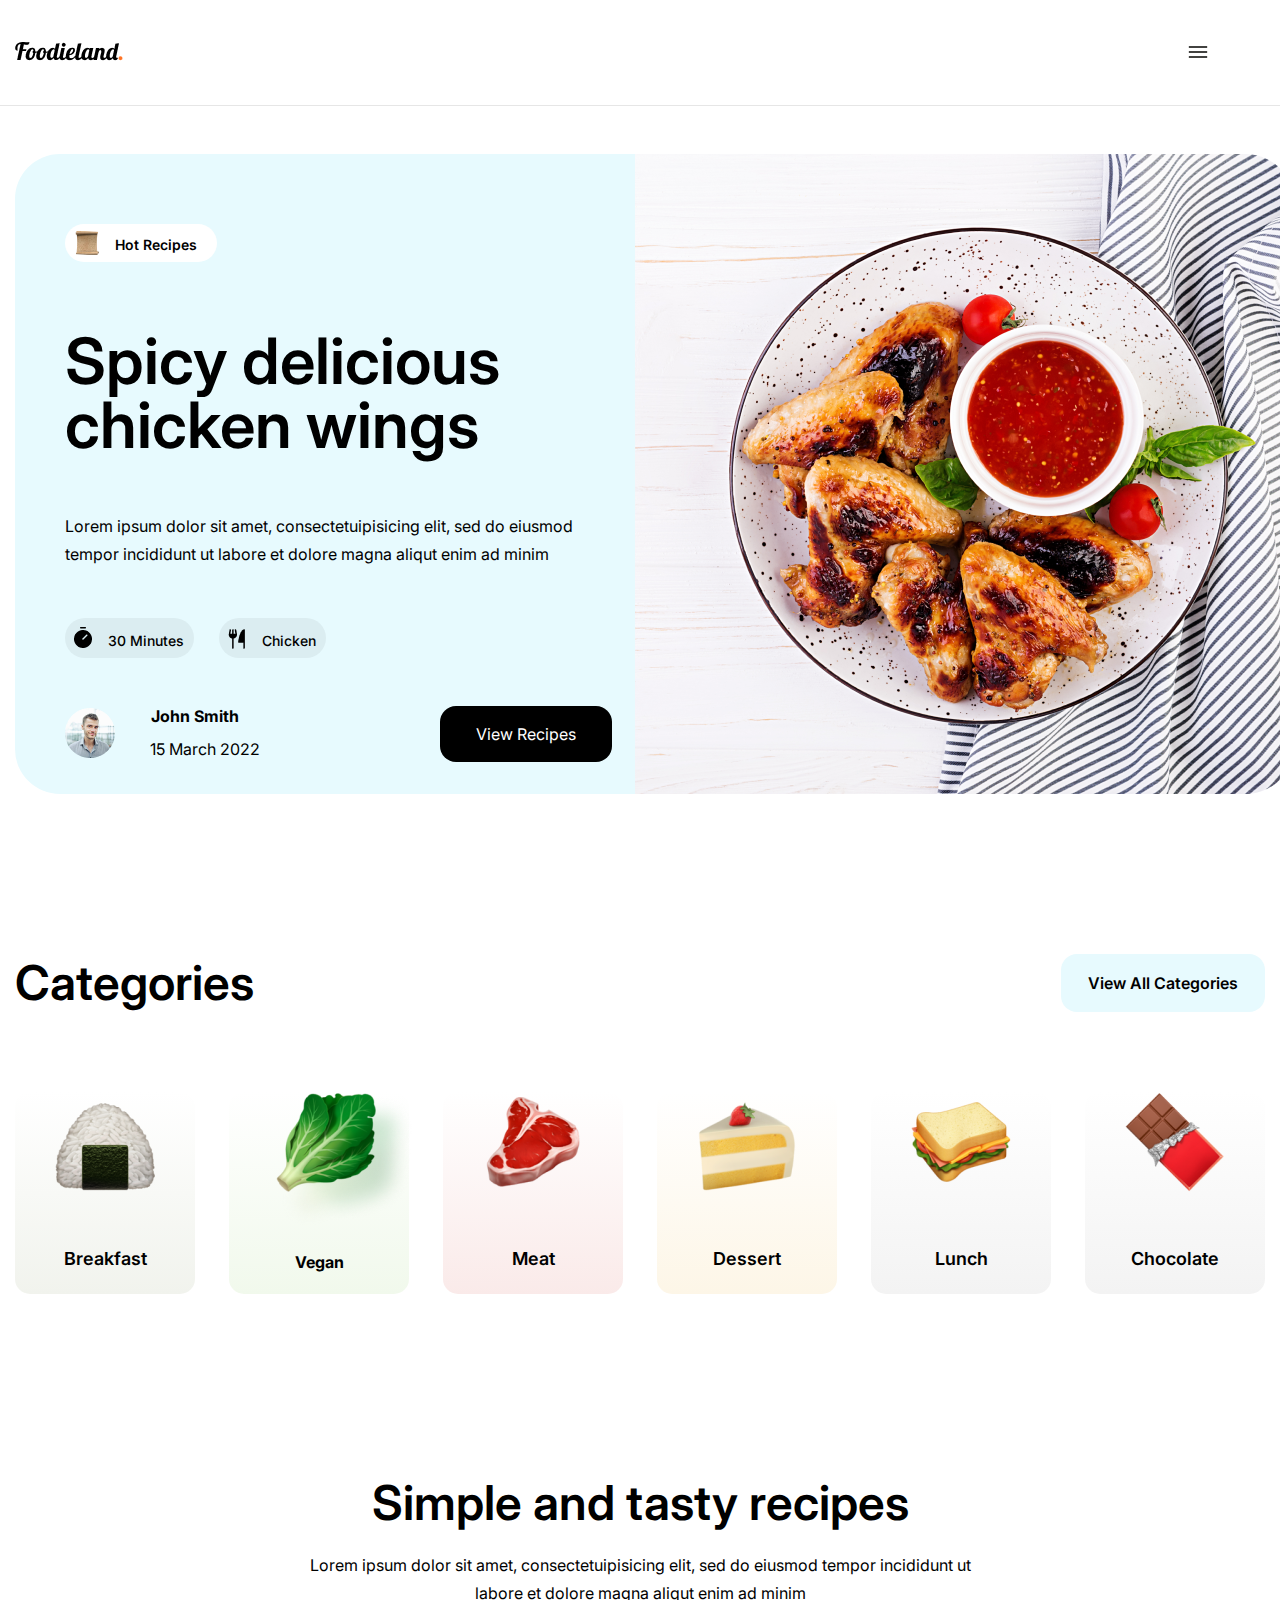
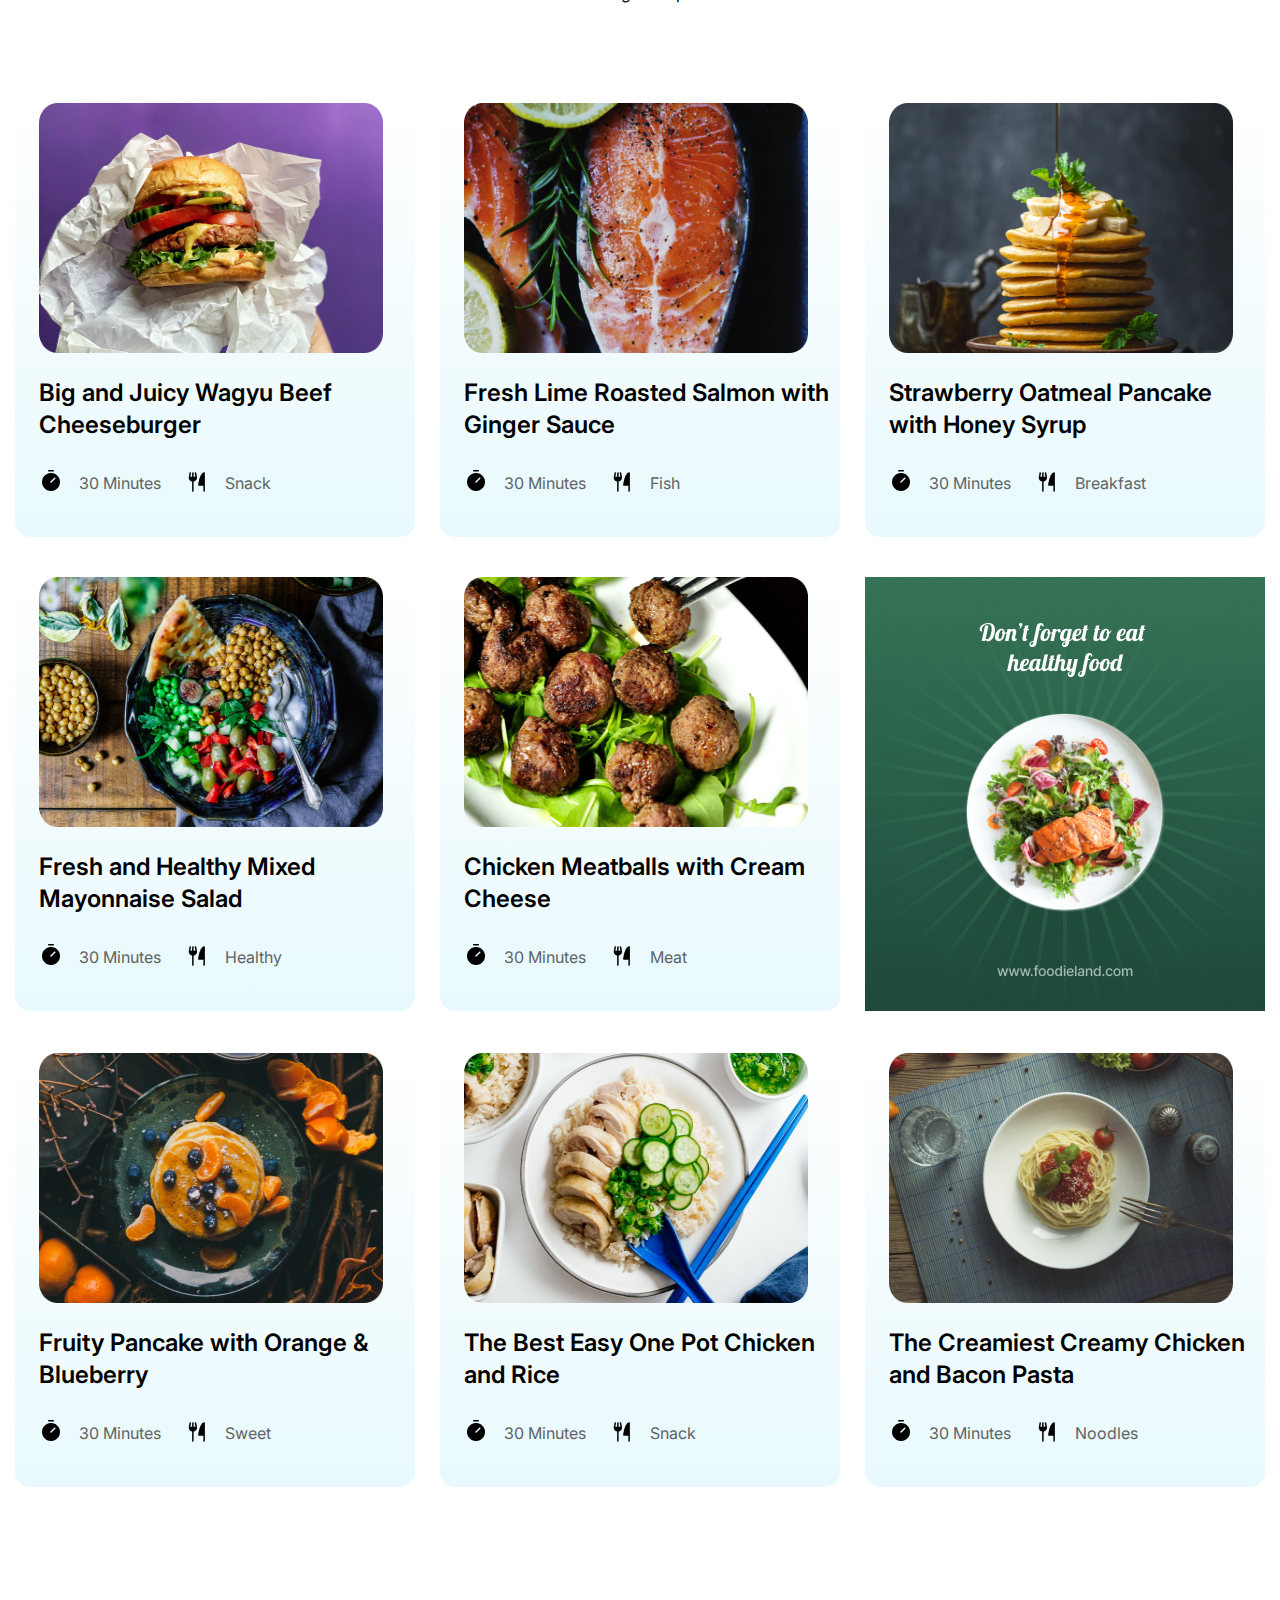
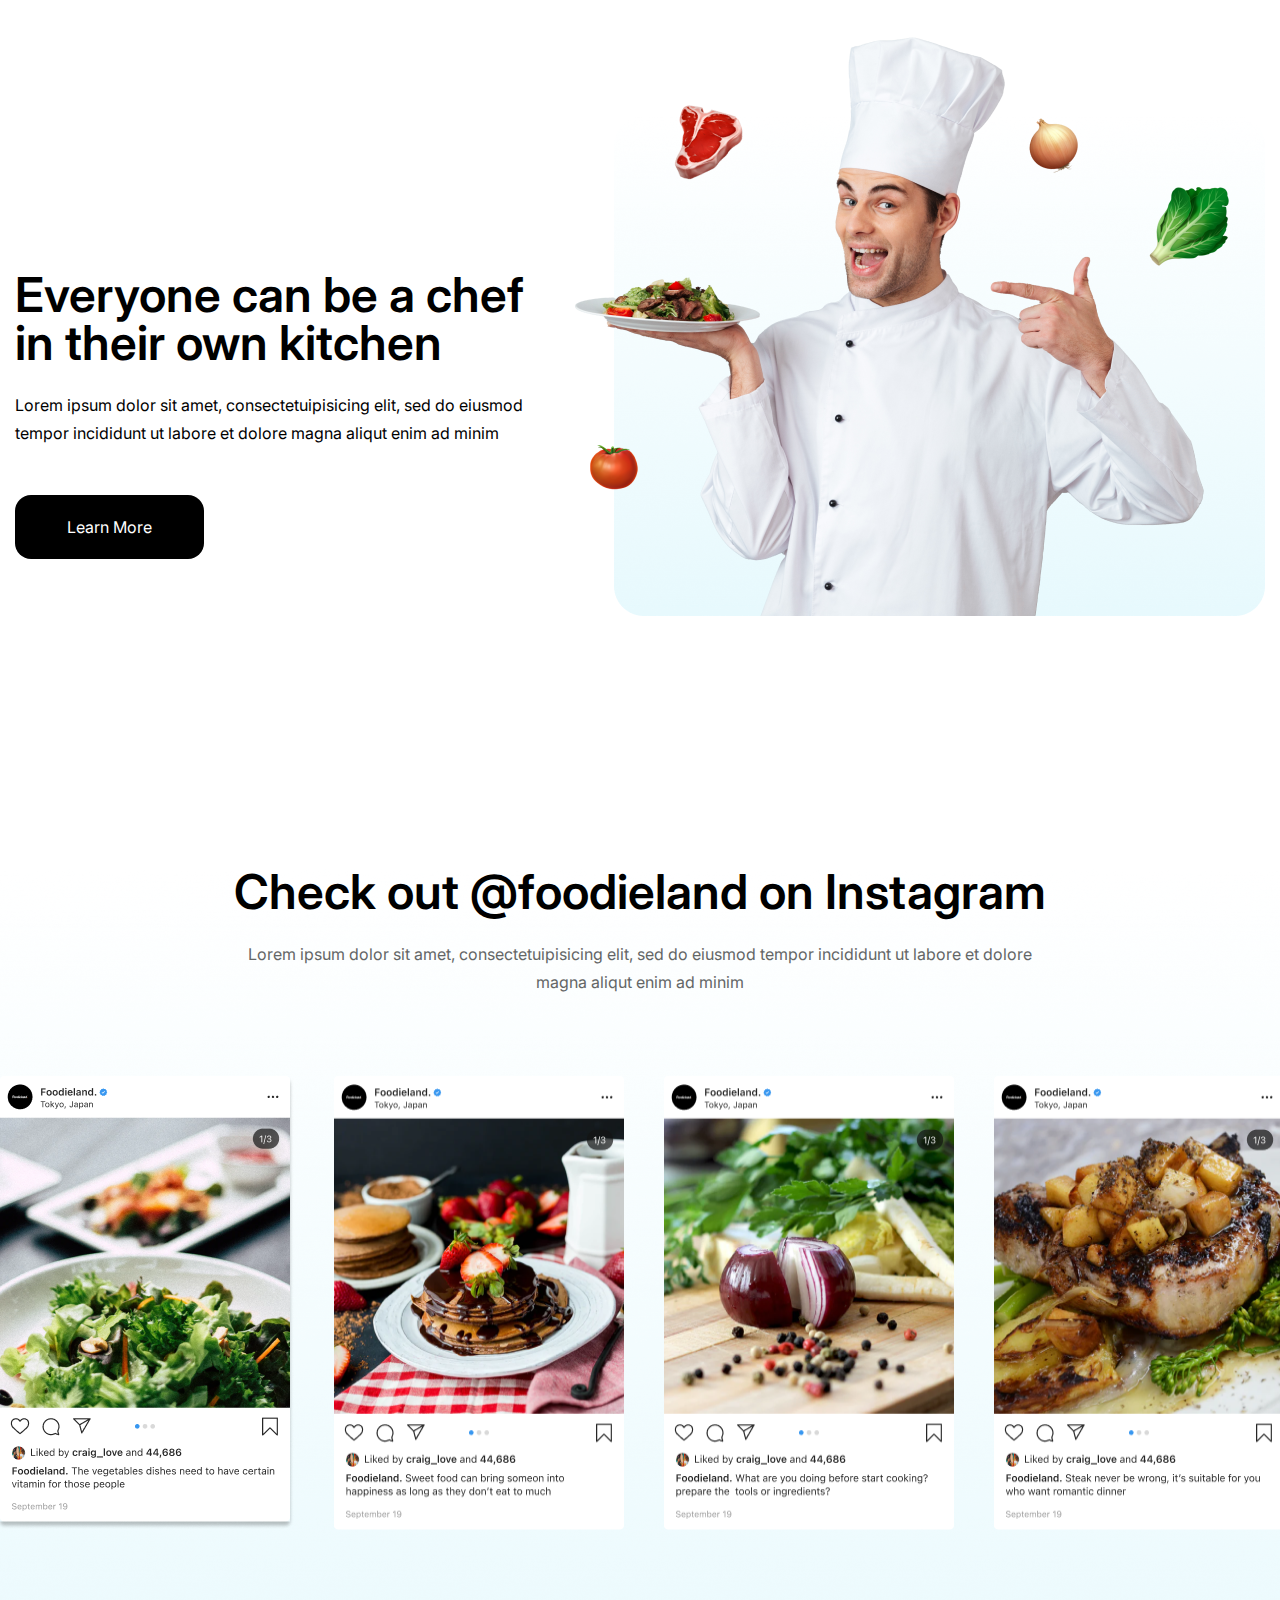
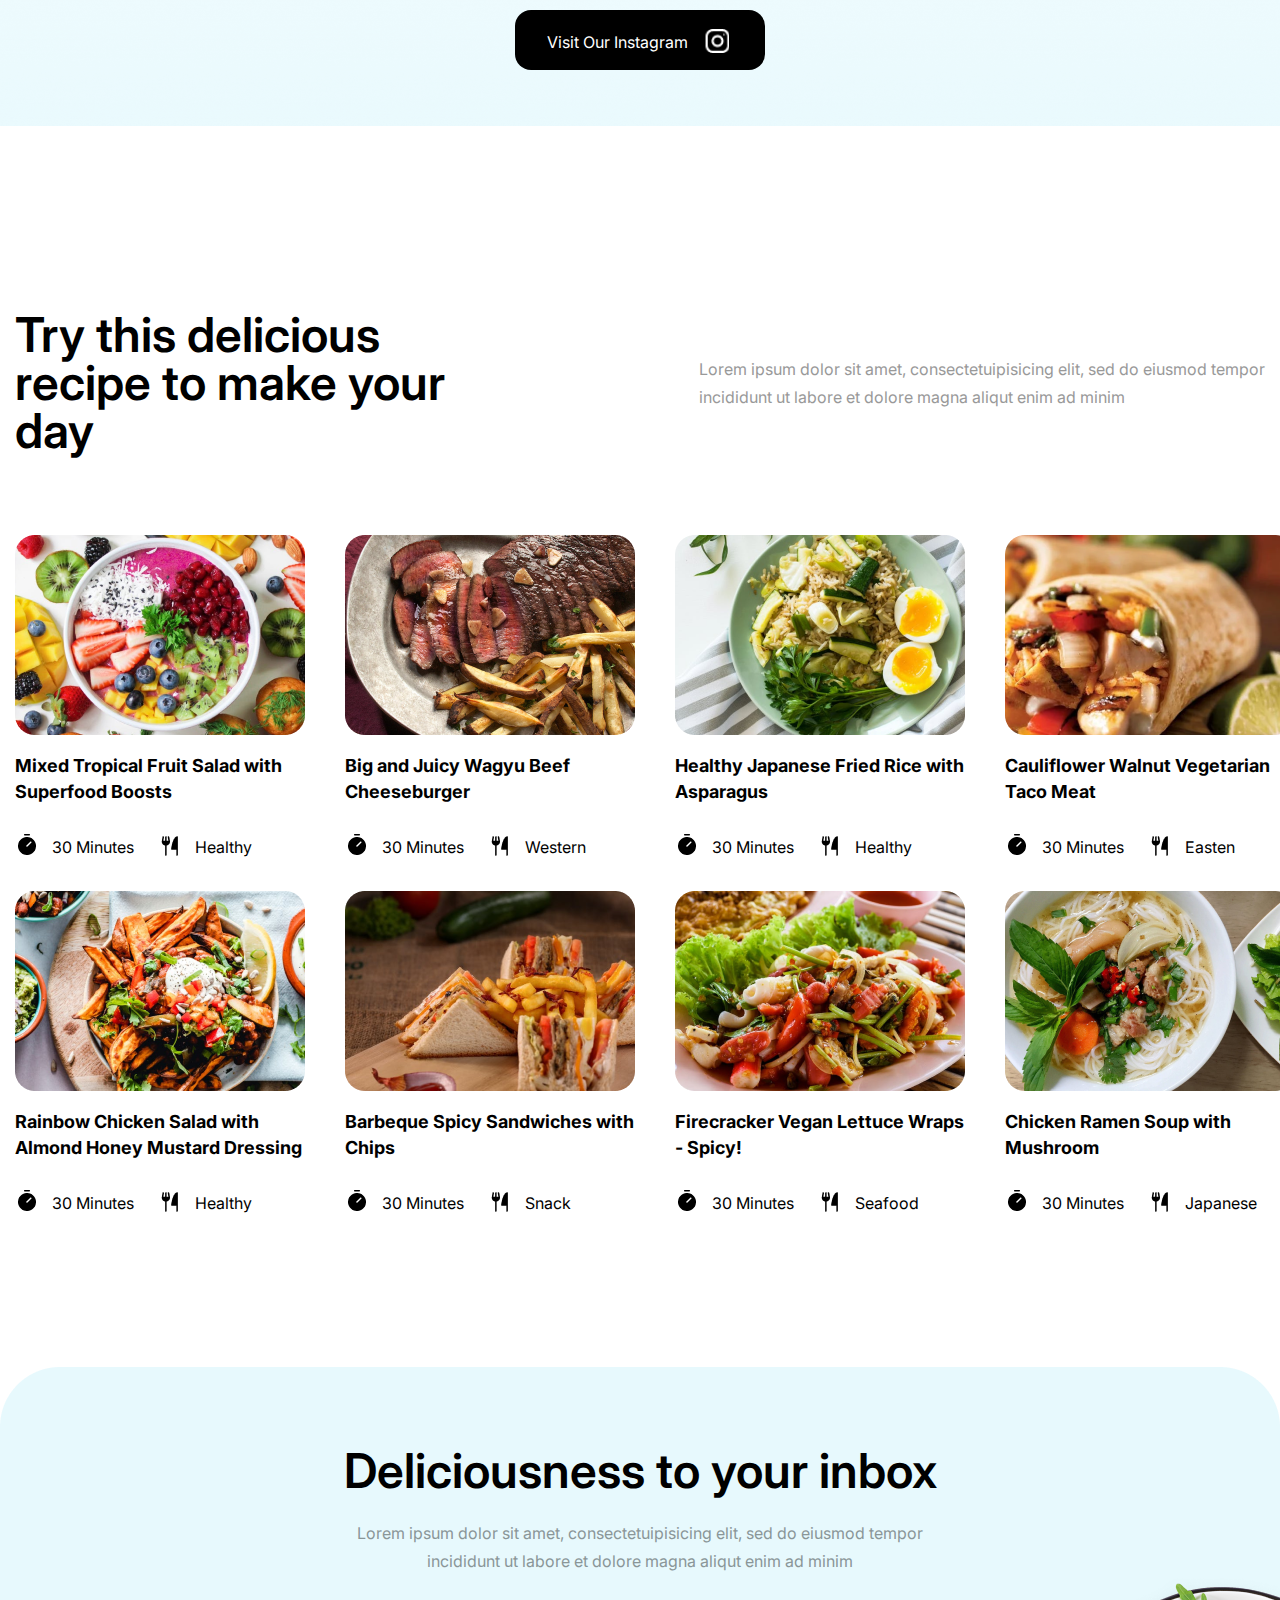
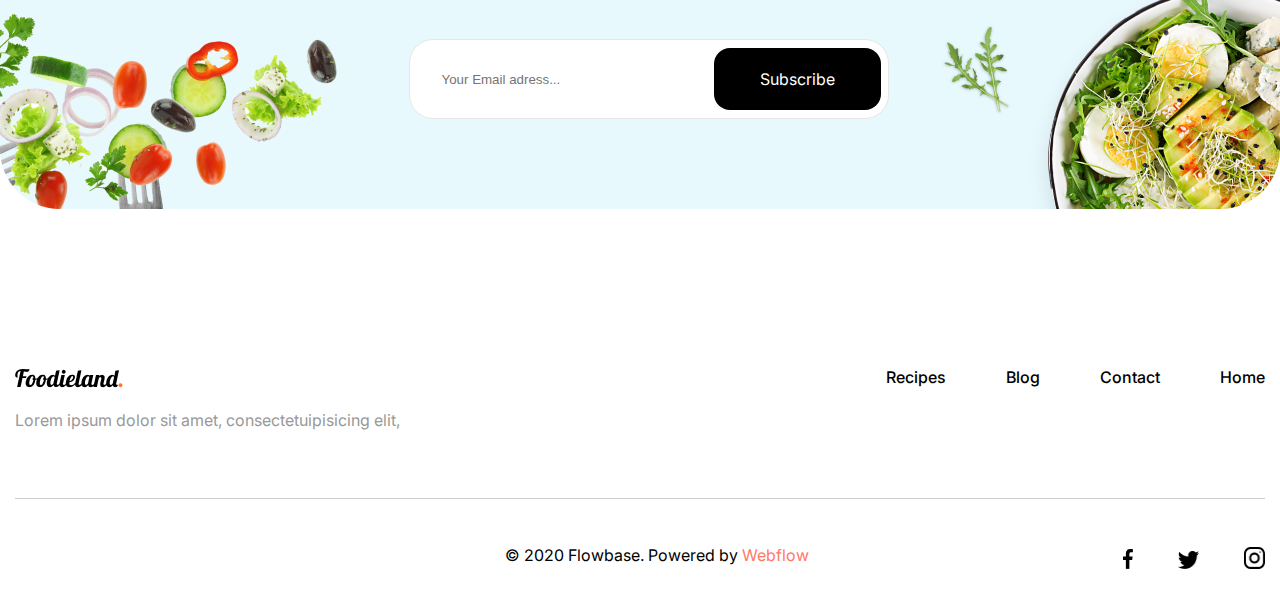
<file: index.html>
<!DOCTYPE html>
<html lang="en">
<head>
  <meta charset="UTF-8">
 <meta name="viewport" content="initial-scale=1, maximum-scale=1 user-scalable=no">
  <meta http-equiv="X-UA-Compatible" content="ie=edge">
  <title>Home</title>
  <link rel="stylesheet" href="css/reset.css">
  <link rel="stylesheet" href="css/style.css">
<link rel="preconnect" href="https://fonts.googleapis.com">
<link rel="preconnect" href="https://fonts.gstatic.com" crossorigin>
<link href="https://fonts.googleapis.com/css2?family=Inter:wght@400;500;600;700&display=swap" rel="stylesheet">
</head>
<body>
 <header class="header">
  <div class="container">
    <div class="header__inner">
      <div class="header__logo">
        <img src="images/logo.png" alt="" class="header__logo-img">
      </div>

       <nav id="nav" class="header__nav ">
        <ul class="header__nav__ul">
          <li class="header__nav__item"><a href="index.html" class="header__nav__link">Номе</a></li>
          <li class="header__nav__item"><a href="details.html" class="header__nav__link">Recipes</a></li>
          <li class="header__nav__item"><a href="blog.html" class="header__nav__link">Blog</a></li>
          <li class="header__nav__item"><a href="contact.html" class="header__nav__link">Contact</a></li>
        </ul>
      

      </nav> 
      <button id="nav__btn" class="nav__button">
          <img  id="nav__btn__img"src="images/burger.svg" alt="" class="nav__burger">
       </button>

      <div class="header__social">
        <img src="images/001-facebook.png" alt="Facebook" class="facebook">
        <img src="images/002-twitter.png" alt="Twitter" class="twitter">
        <img src="images/003-instagram.png" alt="Instagram" class="instagram1">
      </div>
        
    </header>
      <section class="banner">
        <div class="container">
                    <div class="banner__inner">
             <div class="banner__left">
          <p class="banner__decor">Hot Recipes</p>
          <h1 class="banner__title">Spicy delicious <br>chicken wings</h1>
          <p class="banner__text">Lorem ipsum dolor sit amet, consectetuipisicing elit, sed do eiusmod tempor incididunt ut labore et dolore magna aliqut enim ad minim</p>

          <div class="banner__infographic">
            <p class="banner__infographic1">30 Minutes</p>
            <p class="banner__infographic2">Chicken</p>
          </div>
          <div class="banner__otziv">
            <div class="banner__client">
              <img src="images/banner__client__img.png" alt="" class="banner__client__img">
              <div class="client__desc">
                 <h4 class="banner__client__name">John Smith</h4>
              <p class="banner__client__date">15 March 2022</p>
              </div>
               
            </div>
           <div class="banner__left__a">
             <a href="" class="banner__btn">View Recipes</a>
           </div>
            </div>
          </div>
          <img src="images/banner__center__img.png" alt="" class="banner__center__img">
        <div class="banner-right">
          <img src="images/banner-right-img.png" alt="" class="banner__right__img">
      
        </div>
        </div>
        </div>

        
          
          <section class="categories__desc">
          <div class="container">
            <div class="categories__desc__inner">
              <h1 class="categories__title">Categories</h1>
            <a href="" class="categories__btn">View All Categories</a> 
            </div> 
          </div>
          </section> 
    
    
        
        
      </section>
        <section class="categories">
          <div class="container">
         <div class="categories__inner">
         
              <div class="categories__card one">
            <img src="images/categories__card__img1.png" alt="" class="categories__card__img">
            <h3 class="card__name">Breakfast</h3>
          </div>
          <div class="categories__card two">
            <img src="images/categories__card__img2.png" alt="" class="categories__card__img2">
            <h3 class="card__name1">Vegan</h3>
          </div>
          <div class="categories__card three">
            <img src="images/categories__card__img3.png" alt="" class="categories__card__img">
            <h3 class="card__name">Meat</h3>
          </div>
          <div class="categories__card four">
            <img src="images/categories__card__img4.png" alt="" class="categories__card__img">
            <h3 class="card__name">Dessert</h3>
          </div>
          <div class="categories__card five" >
            <img src="images/categories__card__img5.png" alt="" class="categories__card__img">
            <h3 class="card__name">Lunch</h3>
          </div>
          <div class="categories__card six" >
            <img src="images/categories__card__img6.png" alt="" class="categories__card__img">
            <h3 class="card__name">Chocolate</h3>
          </div>
         </div>
          </div>
         
        </section>
        
      <section class="recipes">
        <div class="container">
             
              <div class="recipes__desc">
                <h2 class="recipes__title">Simple and tasty recipes</h2>
        <p class="recipes__description">Lorem ipsum dolor sit amet, consectetuipisicing elit, sed do eiusmod tempor incididunt ut labore et dolore magna aliqut enim ad minim </p>
              </div>
              <div class="recipes__card">
                <div class="recipe__card">
                  <img class="card__img" src="images/recipe__img1.png" alt="">
                     <h3 class="recipe__card__title">Big and Juicy Wagyu Beef Cheeseburger</h3>
                     <div class="recipe__card__desc">
                      <p class="card__desc__time">30 Minutes</p>
                      <div class="card__desc__desc">Snack</div>
                     </div>
                </div>
               
                <div class="recipe__card">
                  <img class="card__img" src="images/recipe__img2.png" alt="">
                    <h3 class="recipe__card__title">Fresh Lime Roasted Salmon with Ginger Sauce</h3>
                     <div class="recipe__card__desc">
                      <p class="card__desc__time">30 Minutes</p>
                      <div class="card__desc__desc">Fish</div>
                     </div>
                </div>
                <div class="recipe__card">
                  <img class="card__img" src="images/recipe__img3.png" alt="">
                            <h3 class="recipe__card__title">Strawberry Oatmeal Pancake with Honey Syrup</h3>
                     <div class="recipe__card__desc">
                      <p class="card__desc__time">30 Minutes</p>
                      <div class="card__desc__desc">Breakfast</div>
                     </div>
                </div>
              </div>

              <div class="recipes__card">
                <div class="recipe__card2">
                  <img class="card__img" src="images/recipe__img4.png" alt="">
                     <h3 class="recipe__card__title">Fresh and Healthy Mixed Mayonnaise Salad</h3>
                     <div class="recipe__card__desc">
                      <p class="card__desc__time">30 Minutes</p>
                      <div class="card__desc__desc">Healthy</div>
                     </div>
                </div>
               
                <div class="recipe__card2">
                  <img class="card__img" src="images/recipe__img5.png" alt="">
                    <h3 class="recipe__card__title">Chicken Meatballs with Cream Cheese</h3>
                     <div class="recipe__card__desc">
                      <p class="card__desc__time">30 Minutes</p>
                      <div class="card__desc__desc">Meat</div>
                     </div>
                </div>
               <div class="promo__img">
                <img src="images/promo__img.png" alt="" class="promo__img">
               </div>
               
             
              </div>

              <div class="recipes__card">
                <div class="recipe__card3">
                  <img class="card__img" src="images/recipe__img7.png" alt="">
                     <h3 class="recipe__card__title">Fruity Pancake with Orange & Blueberry</h3>
                     <div class="recipe__card__desc">
                      <p class="card__desc__time">30 Minutes</p>
                      <div class="card__desc__desc">Sweet</div>
                     </div>
                </div>
               
                <div class="recipe__card3">
                  <img class="card__img" src="images/recipe__img8.png" alt="">
                    <h3 class="recipe__card__title">The Best Easy One Pot Chicken and Rice</h3>
                     <div class="recipe__card__desc">
                      <p class="card__desc__time">30 Minutes</p>
                      <div class="card__desc__desc">Snack</div>
                     </div>
                </div>
                
                   <div class="recipes__card3">
                <div class="recipe__card2">
                  <img class="card__img" src="images/recipe__img9.png" alt="">
                     <h3 class="recipe__card__title">The Creamiest Creamy Chicken <br> and Bacon Pasta</h3>
                     <div class="recipe__card__desc">
                      <p class="card__desc__time">30 Minutes</p>
                      <div class="card__desc__desc">Noodles</div>
                     </div>
                </div>
               
               
               
     

        </section>
        <section class="chief">
        <div class="container">
          <div class="chief__inner">
              <div class="chief__left">
            <h3 class="chief__title">Everyone can be a
            chef in their own kitchen</h3>
            <p class="chief__desc">Lorem ipsum dolor 
              sit amet, consectetuipisicing elit, sed do eiusmod tempor incididunt ut labore 
              et dolore magna aliqut enim ad minim </p>
            <a href="" class="chief__btn">Learn More</a>
          </div>
          <div class="chief__right">
            <img src="images/chief__img.png" alt="" class="chief__img">

          </div>
          </div>
        </div>
        </section>


         <section class="instagram">
          <div class="container">
            <div class="instagram__wrapper">
              <h2 class="instagram__title">Check out @foodieland on Instagram</h2>
              <p class="instagram__desc">Lorem ipsum dolor 
                sit amet, consectetuipisicing elit, sed 
                do eiusmod tempor incididunt ut labore
                 et dolore<br>magna aliqut enim ad minim </p>
              <div class="instagram__cards">
                <img src="images/instagram__photo1.png" alt="" class="instagram__photo">
                <img src="images/instagram__photo2.png" alt="" class="instagram__photo">
                <img src="images/instagram__photo3.png" alt="" class="instagram__photo">
                <img src="images/instagram__photo4.png" alt="" class="instagram__photo">
              </div>
              <a href="" class="instagram__btn">Visit Our Instagram</a>
            </div>
          </div>
        </section>
        <section class="delrecipe">
          <div class="container">
            <div class="delrecipe__wrapper">
              <div class="delrecipe__desc">
                <h2 class="delrecipe__title">Try this 
                  delicious recipe
                  to make your day
                  </h2>
                <p class="delrecipe__text">Lorem ipsum dolor sit amet,
                   consectetuipisicing elit, sed do eiusmod tempor <br> incididunt 
                  ut labore et dolore magna aliqut enim ad minim </p>
              </div>
            </div>
               <div class="delrecipes__cards">
                <div class="delrecipe__card">
                  <img class="delcard__img" src="images/delcard__img1.png" alt="">
                     <h3 class="delrecipe__card__title">Mixed Tropical Fruit Salad with Superfood Boosts </h3>
                     <div class="delrecipe__card__desc">
                      <p class="delcard__desc__time">30 Minutes</p>
                      <div class="delcard__desc__desc">Healthy</div>
                     </div>
                </div>
               
                <div class="delrecipe__card">
                  <img class="delcard__img" src="images/delcard__img2.png" alt="">
                    <h3 class="delrecipe__card__title">Big and Juicy Wagyu Beef Cheeseburger</h3>
                     <div class="delrecipe__card__desc">
                      <p class="delcard__desc__time">30 Minutes</p>
                      <div class="delcard__desc__desc">Western</div>
                     </div>
                </div>
                
                   
                <div class="delrecipe__card">
                  <img class="delcard__img" src="images/delcard__img3.png" alt="">
                     <h3 class="delrecipe__card__title">Healthy Japanese Fried Rice with Asparagus </h3>
                     <div class="delrecipe__card__desc">
                      <p class="delcard__desc__time">30 Minutes</p>
                      <div class="delcard__desc__desc">Healthy</div>
                     </div>
                </div>
                      <div class="delrecipes__card">
                <div class="delrecipe__card">
                  <img class="delcard__img" src="images/delcard__img4.png" alt="">
                     <h3 class="delrecipe__card__title">Cauliflower Walnut Vegetarian Taco Meat</h3>
                     <div class="delrecipe__card__desc">
                      <p class="delcard__desc__time">30 Minutes</p>
                      <div class="delcard__desc__desc">Easten</div>
                     </div>
                </div>
              </div>
                
                </div>
          <div class="delrecipes__cards">
                <div class="delrecipe__card2">
                  <img class="delcard__img" src="images/delcard__img5.png" alt="">
                     <h3 class="delrecipe__card__title">Rainbow Chicken Salad with Almond Honey Mustard Dressing </h3>
                     <div class="delrecipe__card__desc">
                      <p class="delcard__desc__time">30 Minutes</p>
                      <div class="delcard__desc__desc">Healthy</div>
                     </div>
                </div>
               
                <div class="delrecipe__card2">
                  <img class="delcard__img" src="images/delcard__img6.png" alt="">
                    <h3 class="delrecipe__card__title">Barbeque Spicy Sandwiches with Chips </h3>
                     <div class="delrecipe__card__desc">
                      <p class="delcard__desc__time">30 Minutes</p>
                      <div class="delcard__desc__desc">Snack</div>
                     </div>
                </div>
                
                   
                <div class="delrecipe__card2">
                  <img class="delcard__img" src="images/delcard__img7.png" alt="">
                     <h3 class="delrecipe__card__title">Firecracker Vegan Lettuce Wraps - Spicy!  </h3>
                     <div class="delrecipe__card__desc">
                      <p class="delcard__desc__time">30 Minutes</p>
                      <div class="delcard__desc__desc">Seafood</div>
                     </div>
                </div>
                      <div class="delrecipes__card">
                <div class="delrecipe__card2">
                  <img class="delcard__img" src="images/delcard__img8.png" alt="">
                     <h3 class="delrecipe__card__title">Chicken Ramen Soup with Mushroom </h3>
                     <div class="delrecipe__card__desc">
                      <p class="delcard__desc__time">30 Minutes</p>
                      <div class="delcard__desc__desc">Japanese</div>
                     </div>
           
        </section>
        
        <section class="deliciousness">
    <div class="container">
        <div class="deliciousness__wrap">
            <h3 class="deliciousness__title">Deliciousness to your inbox</h3>
            <p class="deliciousness__text">Lorem ipsum dolor sit amet, consectetuipisicing elit, sed do eiusmod tempor <br>
                 incididunt ut labore et dolore magna aliqut enim ad minim </p>
                 <div class="email__wrap">
                    <input type="email" class="deliciousness__input"placeholder="Your Email adress...">
                    <a href="" class="deliciousness__btn"">Subscribe</a>
                 </div>
        </div>
    </div>
        </section>


      <footer class="footer">
      <div class="container">
        <div class="footer__wrapper">
            
        <div class="main-footer__desc">
          <div class="footer__logo">
            <img src="images/logo.png" alt="" class="logo">
          </div>
          <p class="main-footer__text">
            Lorem ipsum dolor sit amet, consectetuipisicing elit, 
          </p>
        
        </div>
         <div class="main-footer__nav">
            <ul>
          <li class="header__nav__item"><a href="details.html" class="footer__nav__link">Recipes</a></li>
          <li class="header__nav__item"><a href="blog.html" class="footer__nav__link">Blog</a></li>
          <li class="header__nav__item"><a href="contact.html" class="footer__nav__link">Contact</a></li>
          <li class="header__nav__item"><a href="index.html" class="footer__nav__link">Home</a></li>
            </ul>
          </div>
        </div>
         <hr>
         <div class="low-footer">
        <p class="low-footer__text">© 2020 Flowbase. Powered by <span class="span">Webflow</span></p>
        <div class="low-footer__social">
          <img class="facebook" src="images/001-facebook.png" alt="Facebook">
          <img class="twitter" src="images/002-twitter.png" alt="Twitter">
          <img class="instagram1" src="images/003-instagram.png" alt="Instagram">
        </div>
      </div>
      </div>
      
      </footer> 


        


        
    </div>
  </div>
 </div> 


  <script   src="./js/main.js"></script>
</body>
</html>
</file>
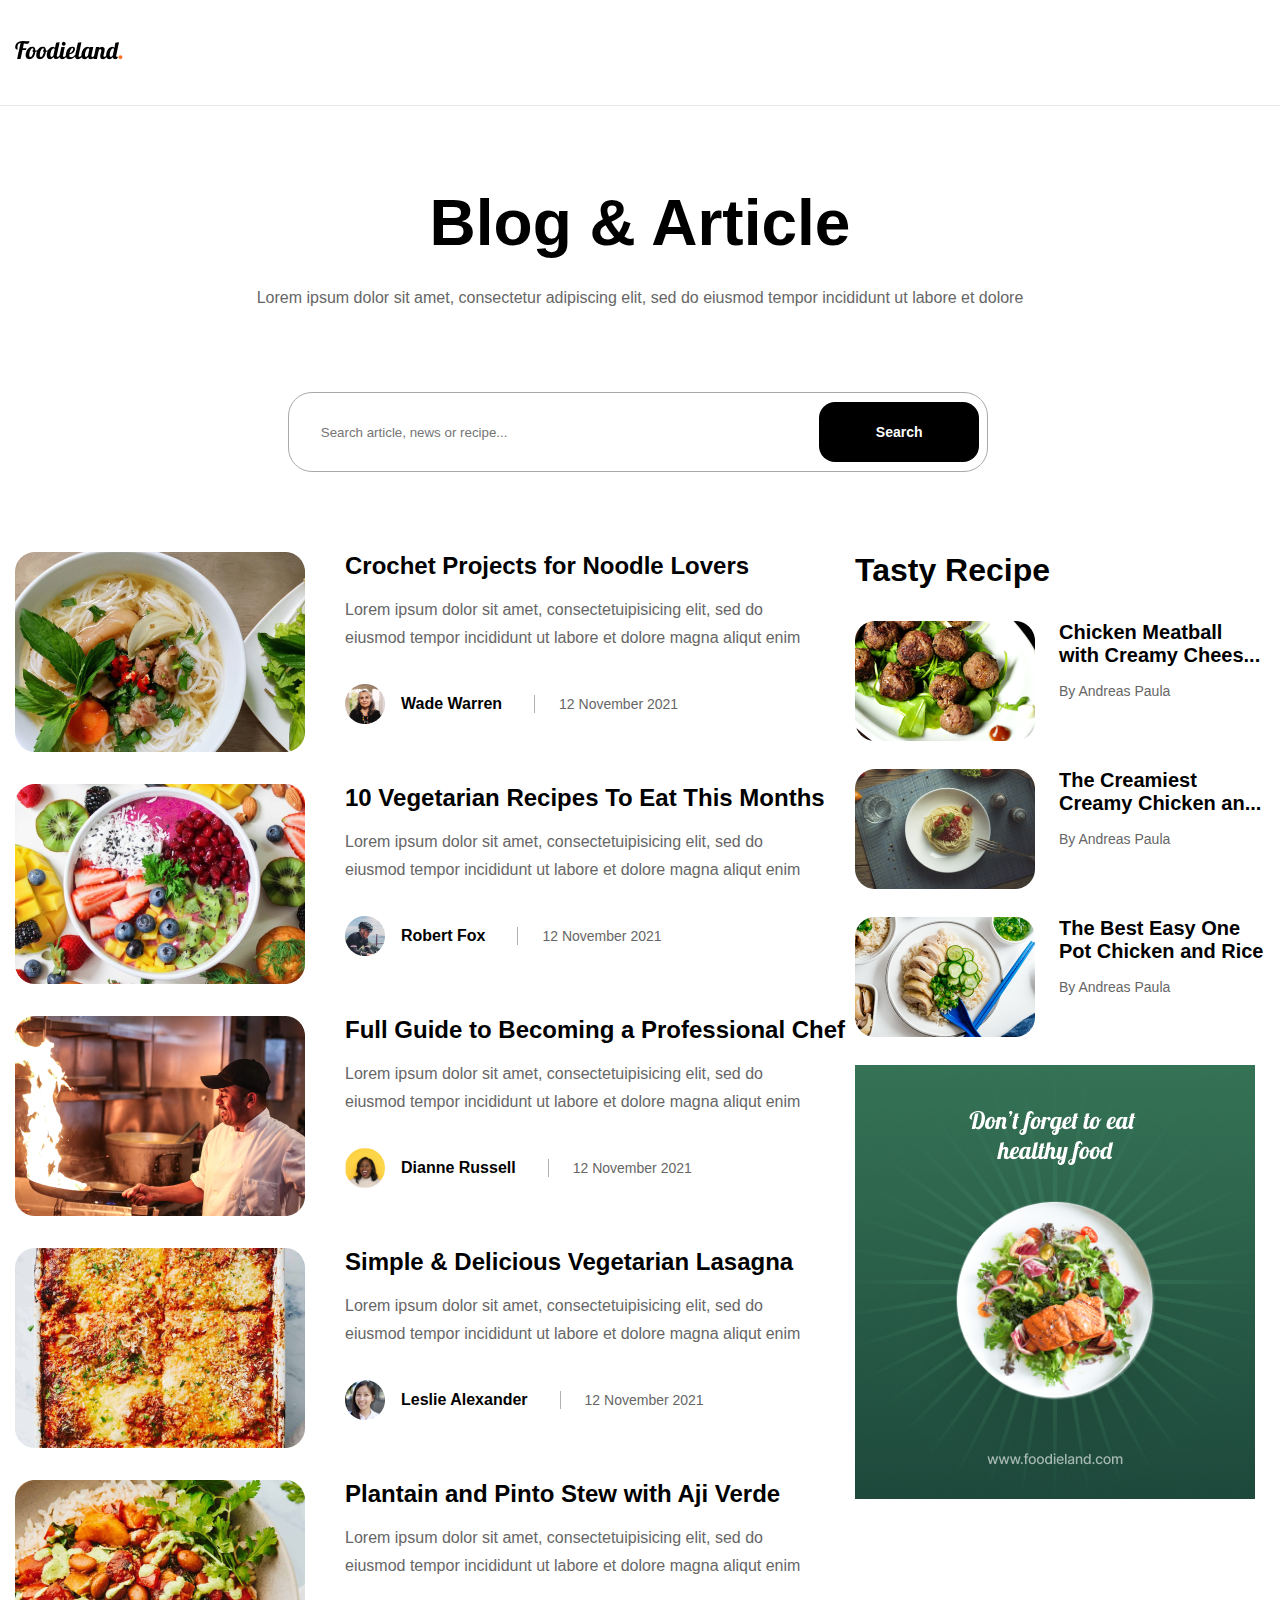
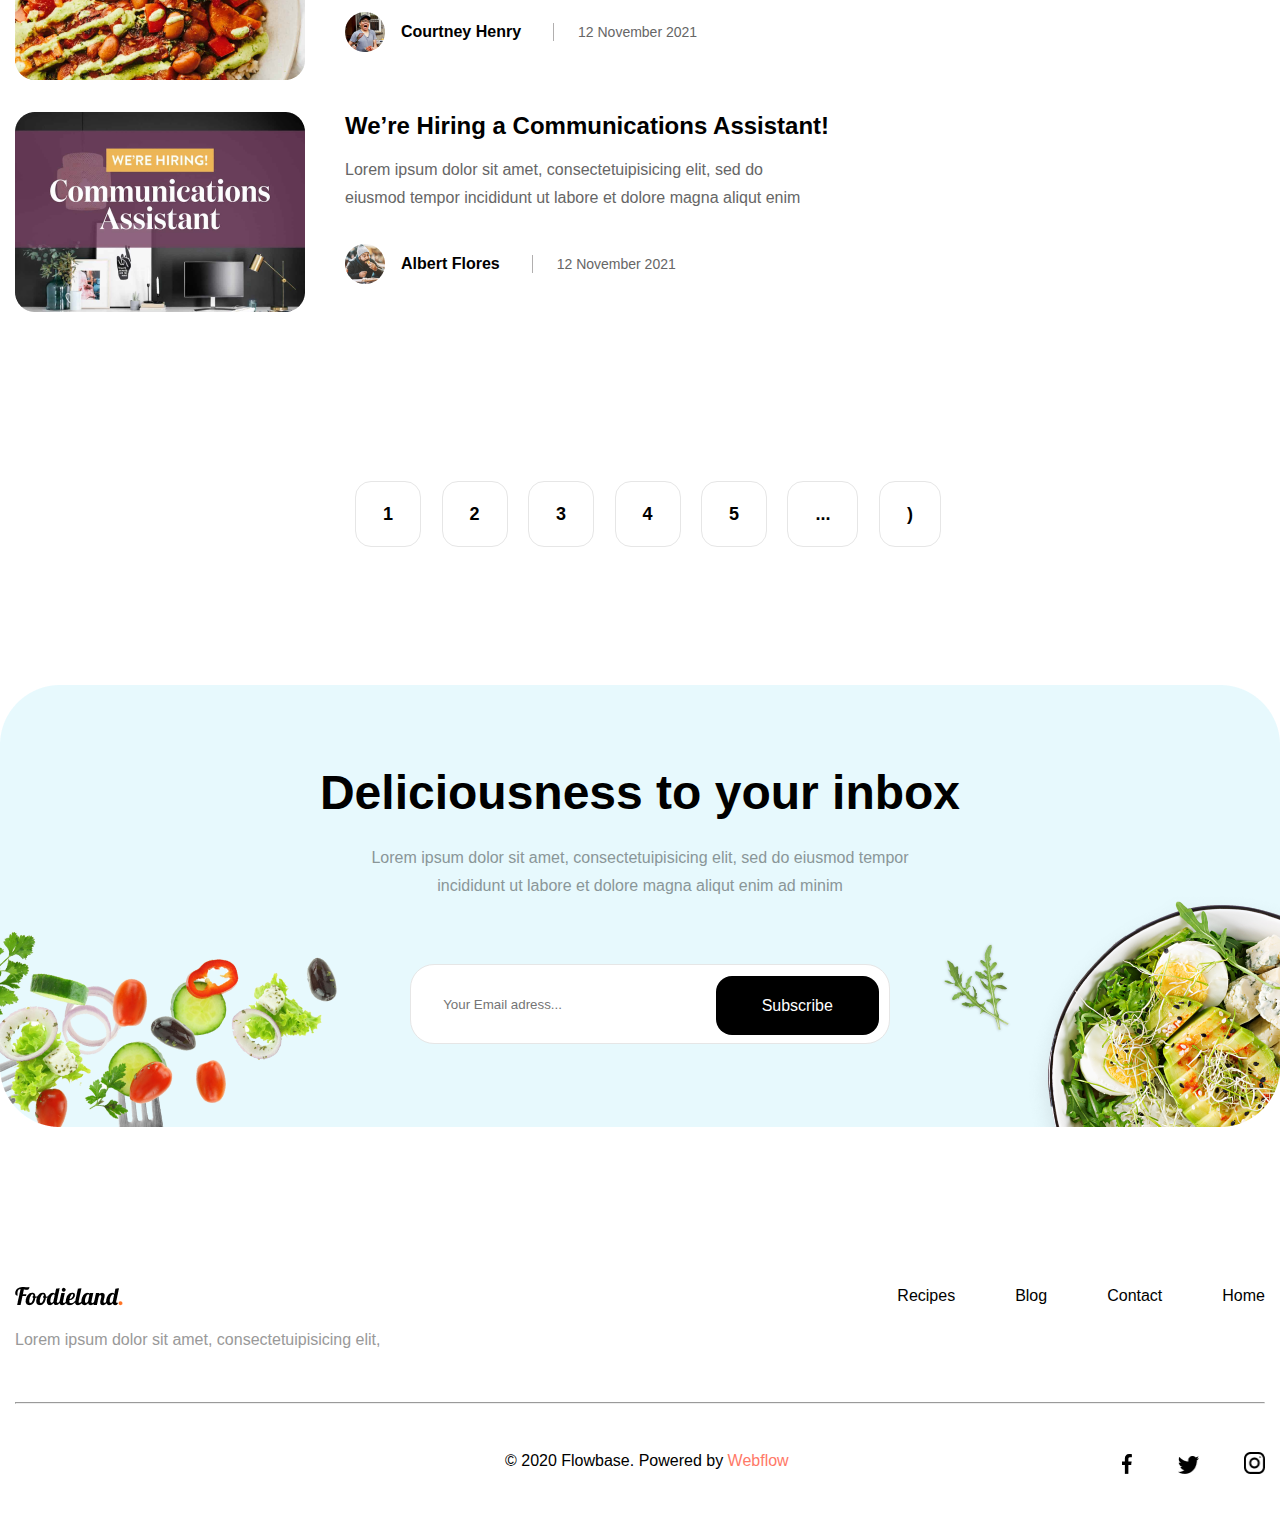
<file: blog.html>
<!DOCTYPE html>
<html lang="en">
<head>
    <meta charset="UTF-8">
    <meta name="viewport" content="width=device-width, initial-scale=1.0">
    <title>Blog</title>
    <link rel="stylesheet" href="css/style.css">
</head>
<body>
 <header class="header">
  <div class="container">
    <div class="header__inner">
      <div class="header__logo">
        <img src="images/logo.png" alt="" class="header__logo-img">
      </div>

       <nav class="header__nav">
        <ul class="header__nav__ul">
          <li class="header__nav__item"><a href="index.html" class="header__nav__link">Номе</a></li>
          <li class="header__nav__item"><a href="details.html" class="header__nav__link">Recipes</a></li>
          <li class="header__nav__item"><a href="blog.html" class="header__nav__link">Blog</a></li>
          <li class="header__nav__item"><a href="contact.html" class="header__nav__link">Contact</a></li>
        </ul>



      </nav>
      <div class="header__social">
        <img src="images/001-facebook.png" alt="Facebook" class="facebook">
        <img src="images/002-twitter.png" alt="Twitter" class="twitter">
        <img src="images/003-instagram.png" alt="Instagram" class="instagram1">
      </div>
        
    </header>
    <section class="blog">
        <div class="container">
            <div class="blog__wrapper">
                <h1 class="blog__title">Blog & Article</h1>
                <p class="blog__text">Lorem ipsum dolor sit amet, 
                    consectetur adipiscing elit, 
                    sed do eiusmod tempor incididunt ut labore et dolore</p>
                <div class="blog__searc">
                    <input class="input__search" type="search" placeholder="Search article, news or recipe...">
                    <button class="blog__btn">Search</button>
                </div>
            
        </div>
    </section>
    <section class="blogrecipes">
        <div class="container">
               <div class="blogrecipes__wrapper">
                <div class="blogrecipes__left">
                     <div class="blogrecipes__card">
                        <div class="blogrecipes__card__imgwrap">
                            <img src="images/blogrecipes__card__img1.png" alt="" class="blogrecipes__card__img">
                        </div>
                        <div class="blogrecipes__card__desc">
                            <h3 class="BRcard__desc__title">Crochet Projects for Noodle Lovers</h3>
                            <p class="BRcard__desc__text">Lorem ipsum dolor sit amet, consectetuipisicing elit, sed do
                                <br> eiusmod tempor incididunt ut labore et dolore magna aliqut enim </p>
                        <div class="BR__client">
                            <img src="images/BR__client__img1.png" alt="" class="BR__client__img">
                            <h4 class="BR__client__name">Wade Warren</h4>
                            <p class="BR__client__date">12 November 2021</p>
                        </div>
                        

                        

                     
                </div>
            </div>
             <div class="blogrecipes__card">
                        <div class="blogrecipes__card__imgwrap">
                            <img src="images/blogrecipes__card__img2.png" alt="" class="blogrecipes__card__img">
                        </div>
                        <div class="blogrecipes__card__desc">
                            <h3 class="BRcard__desc__title">10 Vegetarian Recipes To Eat This Months</h3>
                            <p class="BRcard__desc__text">Lorem ipsum dolor sit amet, consectetuipisicing elit, sed do
                                <br> eiusmod tempor incididunt ut labore et dolore magna aliqut enim </p>
                        <div class="BR__client">
                            <img src="images/BR__client__img2.png" alt="" class="BR__client__img">
                            <h4 class="BR__client__name">Robert Fox</h4>
                            <p class="BR__client__date">12 November 2021</p>
                        </div>

            </div>
        </div>
         <div class="blogrecipes__card">
                        <div class="blogrecipes__card__imgwrap">
                            <img src="images/blogrecipes__card__img3.png" alt="" class="blogrecipes__card__img">
                        </div>
                        <div class="blogrecipes__card__desc">
                            <h3 class="BRcard__desc__title">Full Guide to Becoming a Professional Chef</h3>
                            <p class="BRcard__desc__text">Lorem ipsum dolor sit amet, consectetuipisicing elit, sed do
                                <br> eiusmod tempor incididunt ut labore et dolore magna aliqut enim </p>
                        <div class="BR__client">
                            <img src="images/BR__client__img3.png" alt="" class="BR__client__img">
                            <h4 class="BR__client__name">Dianne Russell</h4>
                            <p class="BR__client__date">12 November 2021</p>
                        </div>
                        
    </div>
    </div>  
     <div class="blogrecipes__card">
                        <div class="blogrecipes__card__imgwrap">
                            <img src="images/blogrecipes__card__img4.png" alt="" class="blogrecipes__card__img">
                        </div>
                        <div class="blogrecipes__card__desc">
                            <h3 class="BRcard__desc__title">Simple & Delicious Vegetarian Lasagna</h3>
                            <p class="BRcard__desc__text">Lorem ipsum dolor sit amet, consectetuipisicing elit, sed do
                                <br> eiusmod tempor incididunt ut labore et dolore magna aliqut enim </p>
                        <div class="BR__client">
                            <img src="images/BR__client__img4.png" alt="" class="BR__client__img">
                            <h4 class="BR__client__name">Leslie Alexander</h4>
                            <p class="BR__client__date">12 November 2021</p>
                        </div>
         
                        </div>
                        </div>
                         <div class="blogrecipes__card">
                        <div class="blogrecipes__card__imgwrap">
                            <img src="images/blogrecipes__card__img5.png" alt="" class="blogrecipes__card__img">
                        </div>
                        <div class="blogrecipes__card__desc">
                            <h3 class="BRcard__desc__title">Plantain and Pinto Stew with Aji Verde</h3>
                            <p class="BRcard__desc__text">Lorem ipsum dolor sit amet, consectetuipisicing elit, sed do
                                <br> eiusmod tempor incididunt ut labore et dolore magna aliqut enim </p>
                        <div class="BR__client">
                            <img src="images/BR__client__img5.png" alt="" class="BR__client__img">
                            <h4 class="BR__client__name">Courtney Henry</h4>
                            <p class="BR__client__date">12 November 2021</p>
                        </div>
                        </div>
                        </div>
                         <div class="blogrecipes__card">
                        <div class="blogrecipes__card__imgwrap">
                            <img src="images/blogrecipes__card__img6.png" alt="" class="blogrecipes__card__img">
                        </div>
                        <div class="blogrecipes__card__desc">
                            <h3 class="BRcard__desc__title">We’re Hiring a Communications Assistant!</h3>
                            <p class="BRcard__desc__text">Lorem ipsum dolor sit amet, consectetuipisicing elit, sed do
                                <br> eiusmod tempor incididunt ut labore et dolore magna aliqut enim </p>
                        <div class="BR__client">
                            <img src="images/BR__client__img6.png" alt="" class="BR__client__img">
                            <h4 class="BR__client__name">Albert Flores</h4>
                            <p class="BR__client__date">12 November 2021</p>
                        </div>
                        
    </div>
    </div>  
                </div>
                   
    <div class="BR__right">
            <div class="Ior__right__title">Tasty Recipe</div>
            <div class="Ior__right__cards">
                <div class="Ior__right__card">
                  <div class="Ior-right__wrap">
                      <div class="Ior-right__img__wrap">
                        <img src="images/Ior__right__img1.png" alt="" class="Ior__right__img">
                    </div>
                    <div class="Ior__right__desc">
                        <h4 class="Ior__right__title0">Chicken Meatball <br> with Creamy Chees...</h4>
                        <p class="Ior__right__text">By Andreas Paula</p>
                    </div>
                  </div>
                       <div class="Ior__right__card">
                  <div class="Ior-right__wrap">
                      <div class="Ior-right__img__wrap">
                        <img src="images/Ior__right__img2.png" alt="" class="Ior__right__img">
                    </div>
                    <div class="Ior__right__desc">
                        <h4 class="Ior__right__title0">The Creamiest <br> Creamy Chicken an...</h4>
                        <p class="Ior__right__text">By Andreas Paula</p>
                    </div>
                  </div>
                       <div class="Ior__right__card">
                  <div class="Ior-right__wrap">
                      <div class="Ior-right__img__wrap">
                        <img src="images/Ior__right__img3.png" alt="" class="Ior__right__img">
                    </div>
                    <div class="Ior__right__desc">
                        <h4 class="Ior__right__title0">The Best Easy One <br> Pot Chicken and Rice</h4>
                        <p class="Ior__right__text">By Andreas Paula</p>
                    </div>
                    
                  </div>
                  <img src="images/BR__right__img.png" alt="" class="BR__right__img">
                       </div>                  
    </div>
    </div>
    
</div>
</div>
            </div>
        </div>
    </section>
   <section class="BRpagination">
    <div class="container">
        <div class="BRpagination__wrapper">
            <a href="" class="BRpagination__page">1</a>
            <a href="" class="BRpagination__page">2</a>
            <a href="" class="BRpagination__page">3</a>
            <a href="" class="BRpagination__page">4</a>
            <a href="" class="BRpagination__page">5</a>
            <a href="" class="BRpagination__page">...</a>
            <a href="" class="BRpagination__page">)</a>
        </div>
    </div>
   </section>
   <section class="deliciousness">
    <div class="container">
        <div class="deliciousness__wrap">
            <h3 class="deliciousness__title">Deliciousness to your inbox</h3>
            <p class="deliciousness__text">Lorem ipsum dolor sit amet, consectetuipisicing elit, sed do eiusmod tempor <br>
                 incididunt ut labore et dolore magna aliqut enim ad minim </p>
                 <div class="email__wrap">
                    <input type="email" class="deliciousness__input"placeholder="Your Email adress...">
                    <a href="" class="deliciousness__btn"">Subscribe</a>
                 </div>
        </div>
    </div>
   </section>
   
      <footer class="footer">
      <div class="container">
        <div class="footer__wrapper">
            
        <div class="main-footer__desc">
          <div class="footer__logo">
            <img src="images/logo.png" alt="" class="logo">
          </div>
          <p class="main-footer__text">
            Lorem ipsum dolor sit amet, consectetuipisicing elit, 
          </p>
        
        </div>
         <div class="main-footer__nav">
            <ul>
          <li class="header__nav__item"><a href="details.html" class="footer__nav__link">Recipes</a></li>
          <li class="header__nav__item"><a href="blog.html" class="footer__nav__link">Blog</a></li>
          <li class="header__nav__item"><a href="contact.html" class="footer__nav__link">Contact</a></li>
          <li class="header__nav__item"><a href="index.html" class="footer__nav__link">Home</a></li>
            </ul>
          </div>
        </div>
         <hr>
         <div class="low-footer">
        <p class="low-footer__text">© 2020 Flowbase. Powered by <span class="span">Webflow</span></p>
        <div class="low-footer__social">
          <img class="facebook" src="images/001-facebook.png" alt="Facebook">
          <img class="twitter" src="images/002-twitter.png" alt="Twitter">
          <img class="instagram1" src="images/003-instagram.png" alt="Instagram">
        </div>
      </div>
      </div>
      
      </footer>


</body>
</html>
</file>
<file: css/style.css>
*::before,
*,
*::after {
    margin: 0;
    padding: 0;
    box-sizing: border-box;
}
:root {
  touch-action: pan-x pan-y;
  height: 100% 
}
a{
    color: #000000;
}
body{
    font-family: 'Inter', sans-serif;
}
.header {
color: #000000;
border-bottom: 0.5px solid  #E6E6E6;;
}
.container {
    max-width: 1310px;
    margin: 0 auto;
    padding: 0 15px;

}
.header__inner {
    display: flex;
    justify-content: space-between;
    align-items: center;
    height: 45px;
    margin-bottom: 30px;
    margin-top: 30px;
}


.header__nav__ul{
 gap: 30px;   
display: flex;}

 .nav__button{
width: 24px;
height: 24px;
display: none;
border: none;
background-color: transparent;
position: relative;
top:30px;
}   

.nav__burger{
width: 20px;
height: 20px;}


.header__nav__link {
    text-decoration: none;

}

.header__social{
display: flex;
gap: 30px;
}

.banner__inner{
display: flex;
margin-top: 48px;
width: 1280px;
height: 640px;
position: relative;

}
.banner__left {
  background-color: #E7FAFE;
  border-top-left-radius: 45px;
  border-bottom-left-radius: 45px;
  padding-left: 50px;
  width: 620px;
  height: 640px;
}
.banner__decor {
    margin-top: 70px;
    margin-bottom: 67px;
    background-color: #fff;
    display:  inline-block;
    border-radius: 25px;
    padding: 2px 20px 10px 10px;
    font-size: 14px;
    font-weight: 600;
}
.banner__decor::before{
  content: "";
  display: inline-block;
  margin-right: 16px;
  width: 24px;
  height: 24px;
  background-image: url("../images/banner__decor.png");
  background-position: center;
  background-size: cover;
  background-repeat: no-repeat;
  position: relative;
  top: 5px;

}

.banner__title {
    font-size: 64px;
    font-weight: 600;
    margin-bottom: 55px;
    
    
}
    

.banner__text {
    line-height: 28px;
    width: 520px;
    font-size: 16px;
    margin-bottom: 50px;
}
.banner__infographic {
    display: flex;
    gap: 25px;
    margin-bottom: 105px;
    display: inline-block;
    align-items: center;
   
    display: flex;
     
    
}
.banner__infographic1{
    background-color: #DBEDF1;
    border-radius: 24px;
    padding: 4px 10px 10px 6px;
    font-size: 14px;
    font-weight: 500;
    
}
.banner__infographic1::before {
      content: "";
  display: inline-block;
  margin-right: 13px;
  width: 24px;
  height: 24px;
  background-image: url("../images/banner__infographic1.png");
  background-position: center;
  background-size: cover;
  background-repeat: no-repeat;
  position: relative;
  top: 5px;
}

    

.banner__infographic2 {
    background-color: #DBEDF1;
    border-radius: 24px;
    padding: 4px 10px 10px 6px;
    font-size: 14px;
    font-weight: 500;

}
.banner__infographic2::before{
          content: "";
  display: inline-block;
  margin-right: 13px;
  width: 24px;
  height: 24px;
  background-image: url("../images/banner__infographic2.png");
  background-position: center;
  background-size: cover;
  background-repeat: no-repeat;
  position: relative;
  top: 5px;
}

.banner__otziv {
    display: flex;
    align-items: center;

    
    
}
.banner__client {
    display: flex;
    position: relative;
    bottom: 55px;

    
    
}

.client__desc {
    display: flex;
    margin-left: 15px;
    flex-direction: column;
    align-items: center;
    
}
.banner__client__name {
    margin-bottom: 17px;
    
}
.banner__client__date{
    margin-left: 20px;
}

.banner__btn {
    background-color: #000;
    color: #fff;
    padding: 18px 36px;
    border-radius: 16px;

}
.banner__btn:hover{
    background-color: #ffffff;
    color:#000;
    border: 1px solid #000;
    font-weight: 600;
}
.banner__right__img{
max-width:100% ;}
.banner__center__img {
    margin-top: 50px;
    height: 120px;
    width: 120px;
    position: absolute;
    z-index: 1;
    left: 560px;
}

a.banner__btn{
position: relative;
bottom:54px;
left: 180px;
text-decoration: none;

}
.decor__img1{
    position: absolute;
    right:1863px;
    width: 40px;
    height: 600px;
    
}
.decor__img2{
    position: absolute;
    left: 1863px;
}

.categories__desc {
    margin-top: 160px;
    margin-bottom: 80px;
    
}

.categories__desc__inner {
    display: flex;
 justify-content: space-between;
 align-items: center;
}
.categories__title {
    font-size: 48px;
    font-weight: 600
}
.categories__btn {
    font-size: 16px;
    font-weight: 600;
    background-color:#E7FAFE;
    padding: 21px 27px;
    border-radius: 16px;

}

a.categories__btn{
text-decoration: none;}







.categories {
    margin-bottom: 185px;
    
}

.card__name {
    margin-top: 58px;
    font-size: 18px;
    font-weight: 600;
}
.card__name1{
margin-top: 22px;}
.categories__inner{
display: flex;
justify-content: space-between;

}

.one{
height: 200px;
background: linear-gradient(180deg, #fff, #F1F3ED);
width: 180px;
height: 202px;
display: flex;
align-items: center;
flex-direction: column;
border-radius: 15px;
}

.two{
background: linear-gradient(180deg, #fff, #F1F9EC);
width: 180px;
height: 202px;
display: flex;
align-items: center;
flex-direction: column;
border-radius: 15px;}

.categories__card__img2{
margin-left: 53px;}

.three{
background: linear-gradient(180deg, #fff, #FAEAE9);
width: 180px;
height: 202px;
display: flex;
align-items: center;
flex-direction: column;
border-radius: 15px;}


.four{
background: linear-gradient(180deg, #fff, #FDF6E7);
width: 180px;
height: 202px;
display: flex;
align-items: center;
flex-direction: column;
border-radius: 15px;}


.five{
    background: linear-gradient(180deg, #fff, #F3F3F3);
width: 180px;
height: 202px;
display: flex;
align-items: center;
flex-direction: column;
border-radius: 15px;}


.six{
background: linear-gradient(180deg, #fff, #F3F3F3);
width: 180px;
height: 202px;
display: flex;
align-items: center;
flex-direction: column;
border-radius: 15px;}

.caregories__desc{
display: flex;
}




.recipes__inner {
    align-items: center;
    flex-direction: column;
    margin-bottom: 96px;
}
.recipes__title {
    font-size: 48px;
    font-weight: 600;
    margin-bottom: 24px;
}
.recipes__description {
    line-height: 28px;
    max-width: 706px;
    text-align: center;
}
.recipes__card{
display: flex;
justify-content: space-between;
}
.recipes__desc{
display: flex;
align-items: center;
flex-direction: column;
margin-bottom: 96px;}


.recipe__card {
    background: linear-gradient(180deg, #fff, #E8F9FD);
    width: 400px;
    height: 434px;

    display: flex;
    flex-direction: column;
    border-radius: 15px;
    align-items: flex-start;
    position: relative;

}
 
.recipe__card img{
align-items: center;}
.card__img {
    padding-left: 24px;
    width: 368px;
    height: 250px;
    
}
.recipe__card__title{
font-size: 24px;
line-height: 32px;
font-weight: 600;
margin-left: 24px;
margin-bottom: 24px;
margin-top: 24px;
}

.recipe__card__desc {
    display: flex;
    text-align: left;

}
.card__desc__time {
    color: #5E6465;
    
}
.card__desc__time::before{
    content: "";
  display: inline-block;
  margin-left: 24px;
  margin-right: 16px;
  width: 24px;
  height: 24px;
  background-image: url("../images/banner__infographic1.png");
  background-position: center;
  background-size: cover;
  background-repeat: no-repeat;
  position: relative;
  top: 5px;
}
.card__desc__desc {
     color: #5E6465;
     
}
.card__desc__desc::before{
content: "";
  display: inline-block;
  margin-left: 24px;
  margin-right: 16px;
  width: 24px;
  height: 24px;
  background-image: url("../images/banner__infographic2.png");
  background-position: center;
  background-size: cover;
  background-repeat: no-repeat;
  position: relative;
  top: 5px;}

  .recipe__card2 {
    margin-top: 40px;
    background: linear-gradient(180deg, #fff, #E8F9FD);
    width: 400px;
    height: 434px;

    display: flex;
    flex-direction: column;
    border-radius: 15px;
    align-items: flex-start;
    position: relative;

}
.promo__img{
margin-top: 20px;}

  .recipe__card3 {
    margin-top: 40px;
    background: linear-gradient(180deg, #fff, #E8F9FD);
    width: 400px;
    height: 434px;

    display: flex;
    flex-direction: column;
    border-radius: 15px;
    align-items: flex-start;
    position: relative;

}



.chief {
    margin-bottom: 250px;
}
.chief__inner {
    display: flex;
    align-items: center;
}

.chief__title {
    font-size: 48px;
    font-weight: 600;
    margin-top: 300px;
    margin-bottom: 24px;
}
.chief__desc {
    line-height: 28px;
max-width: 508px;
margin-bottom: 72px;
}
.chief__btn {
    text-decoration: none;
    background-color: #000;
    color: #fff;
    padding: 22px 52px;
    border-radius: 16px;
    
}
.chief__btn:hover{
    background-color: #ffffff;
    color:#000;
    border: 1px solid #000;
    font-weight: 600;}
.chief__img {
    margin-top: 132px;
}



.instagram {
    background-image: url("../images/instagram-bg.png");
}

.instagram__wrapper {
    display: flex;
    flex-direction: column;
    align-items: center;
}
.instagram__title {
    font-size: 48px;
    font-weight: 600;
}
.instagram__desc {
    font-size: 16px;
    line-height: 28px;
    max-width: 840px;
    text-align: center;
    font-weight: 400;
    color: #646666;
    margin-top: 24px;
    margin-bottom: 80px;
}
.instagram__cards {
    margin-bottom: 80px;
    display: flex;
    gap: 40px;
}


.instagram__btn {
    padding: 14px 36px 20px 32px;
    background-color: #000;
    border-radius: 16px;
    color: #fff;
    text-decoration: none;
    margin-bottom: 56px;
}
.instagram__btn:hover{
    background-color: #ffffff;
    color:#000;
    border: 1px solid #000;
    font-weight: 600;}
.instagram__btn::after{
content: "";
  display: inline-block;
  
  margin-left: 17px;
  width: 24px;
  height: 24px;
  background-image: url("../images/instagram__btn.png");
  background-position: center;
  background-size: cover;
  background-repeat: no-repeat;
  position: relative;
  top: 5px;}


  .delrecipe {
    margin-top: 185px;
    margin-bottom: 160px;
}

.delrecipe__desc {
    display: flex;
    justify-content: space-between;
    align-items: center;
    margin-bottom: 80px;
}
.delrecipe__title {
    font-size: 48px;
    font-weight: 600;
    max-width: 507px;
}
.delrecipe__text {
    max-width: 620px;
    font-size: 16px;
    font-weight: 400;
    line-height: 28px;
    color: #999999;
}

.delrecipes__cards {
    display: flex;
    gap: 40px;
    
    
    
}
.delrecipe__card {
    width: 290px;
    height: 316px;
    
}
.delcard__img {
    width: 290px;
    height: 200px;
}
.delrecipe__card__title {
    margin-bottom: 24px;
    margin-top: 16px;
    font-size: 18px;
    line-height: 26px;
}
.delrecipe__card__desc {
    display: flex;
    gap: 24px;
}

.delcard__desc__time::before {
    content: "";
  display: inline-block;
  margin-right: 13px;
  width: 24px;
  height: 24px;
  background-image: url("../images/banner__infographic1.png");
  background-position: center;
  background-size: cover;
  background-repeat: no-repeat;
  position: relative;
  top: 5px;
}
.delcard__desc__desc::before {
    content: "";
  display: inline-block;
  margin-right: 13px;
  width: 24px;
  height: 24px;
  background-image: url("../images/banner__infographic2.png");
  background-position: center;
  background-size: cover;
  background-repeat: no-repeat;
  position: relative;
  top: 5px;
    
}



.delrecipe__card2 {
    margin-top: 40px;
    width: 290px;
    height: 316px;
    

}




.footer__wrapper {
display: flex;
justify-content: space-between;
}


.footer__logo {
    margin-bottom: 16px;
}
.main-footer__text {
    font-size: 16px;
    font-weight: 400;
    line-height: 28px;
    color: #999999;
    margin-bottom: 48px;
}
.main-footer__nav ul {
    gap: 60px;
    display: flex;
    font-size: 16px;
    font-weight: 500;

}
.header__nav__item {
    list-style: none;
    text-decoration: none;
    
    
}
.header__nav__item a{
text-decoration: none;}
.footer__nav__link {
    text-decoration: none;
}
hr{
margin-bottom: 48px;}
.low-footer {
    display: flex;
    justify-content: space-between;
}
.low-footer__text {
    position: relative;
    left:490px;
    margin-bottom: 48px;
}
.span {color: #FF7967;
}

.facebook {
    margin-left: 40px;
    width: 10px;
    height: 20px;
}
.facebook:hover{
    fill: #b21919;
}
.twitter {
    margin-left: 40px;
    width: 22px;
    height: 18px;
}
.instagram1 {
    margin-left: 40px;
    width: 22px;
    height: 22px;
}
/* 
2 page____________________________________________________________________ */
 .main {
    margin-top: 80px;
}


.main__title {
    font-size: 64px;
    font-weight: 600;
    margin-bottom: 48px;
}
.main__wrap {
    display: flex;
    margin-bottom: 64px;
    


    
    

}



.main__client {
    display: flex;
    padding-right: 58px;
    border-right: 1px solid #666666;
}
.prep__time {
    margin-left: 32px;
     border-right: 1px solid #666666;
     padding-right: 32px;
}
.prep__time::before{
              content: "";
  display: inline-block;
  margin-right: 13px;
  width: 24px;
  height: 24px;
  background-image: url("../images/banner__infographic2.png");
  background-position: center;
  float: left;
  background-size: cover;
  background-repeat: no-repeat;
  position: relative;
  top: 13px;
  
}
.prep__time__title {
    margin-bottom: 8px;
         clear: both;
    display: inline-block;
    overflow: hidden;
    white-space: nowrap;
     font-size: 12px;
    font-weight: 500;
}  
.prep__time__desc {
     position: relative;
    left:36px;
    font-size: 14px;
    font-weight: 500;
        color: #666666;
}
    
.main__client__date{
      clear: both;
    display: inline-block;
    overflow: hidden;
    white-space: nowrap;
    margin-top: 8px;
    font-size: 14px;
    font-weight: 500;
        color: #666666;
}


.main__client__name{
margin-bottom: 8px;
font-size: 16px;
font-weight: 700;
}
.cook__time {
      margin-left: 32px;
     border-right: 1px solid #666666;
     padding-right: 32px;
}
.cook__time::before{
              content: "";
  display: inline-block;
  margin-right: 13px;
  width: 24px;
  height: 24px;
  background-image: url("../images/banner__infographic2.png");
  background-position: center;
  float:left;
  background-size: cover;
  background-repeat: no-repeat;
  position: relative;
  top: 13px;
  
}
.cook__time__title {
    margin-bottom: 8px;
     clear: both;
    display: inline-block;
    overflow: hidden;
    white-space: nowrap;
    font-size: 12px;
    font-weight: 500;
}
.cook__time__desc {
    position: relative;
    left:36px;
     font-size: 14px;
    font-weight: 500;
    color: #666666;
}
.chicken {
    padding-left: 32px;
    position: relative;
    top: 13px;
}
.chicken__desk {
        color: #666666;
}
.chicken__desk::before{
            content: "";
  display: inline-block;
  margin-right: 13px;
  width: 24px;
  height: 24px;
  background-image: url("../images/banner__infographic2.png");
  background-position: center;
  float:left;
  background-size: cover;
  background-repeat: no-repeat;
  position: relative;
  
}

.main__low__wrap {
    display: flex;
}

.main-low__right {
    padding-left: 32px;
    margin-left: 40px;
    padding-top: 32px;
    padding-right: 32px;
    padding-bottom: 32px;
    background-color: #E7FAFE;
    border-radius: 30px;
    
    
    
}
.main-low__right__title { 
    font-size: 24px;
    font-weight: 600;
}
.main-low__right__calories {
    display: flex;
    gap: 190px;
     border-bottom: 1px solid #BCCBCF;
     margin-top: 24px;
}
.main-low__right__Calories {
    padding-bottom: 16px;
    color: #5C6466;
}

.main-low__right__total-fat {
    display: flex;
    gap: 213px;
     border-bottom: 1px solid #BCCBCF;
     margin-top: 16px;
}
.main-low__right__Total-fat {
    padding-bottom: 16px;
    color: #5C6466;
}
.main-low__right__protein {
    display: flex;
    gap: 235px;
     border-bottom: 1px solid #BCCBCF;
     margin-top: 16px;
}
.main-low__right__Protein {
    padding-bottom: 16px;
    color: #5C6466;
}
.main-low__right__carbohydrate {
    display: flex;
    gap: 181px;
    border-bottom: 1px solid #BCCBCF;
    margin-top: 16px;
}
.main-low__right__Carbohydrate {
    color: #5C6466;
    padding-bottom: 16px;

}
.main-low__right__cholesterol {
    display: flex;
    gap: 200px;
    border-bottom: 1px solid #BCCBCF;
    margin-bottom: 167px;
    margin-top: 16px;
}
.main-low__right__Cholesterol {
    padding-bottom: 16px;
    color: #5C6466;
   
   }

.main-low__right__text1 {
    align-items: center;
    text-align: center;
}

.main-low__desc {
    font-size: 16px;
    line-height: 28px;
    font-weight: 400;
    margin-top: 80px;
    margin-bottom: 80px;
}


.Ior__wrap {
    display: flex;
   
}
.Ior__left {
     display: flex;
    flex-direction: column;
    justify-content: flex-start;
    width: 840px;
    height: 561px;
    margin-right: 40px;
}
.Ior__title {
    font-weight: 600;
    font-size: 36px;
    margin-bottom: 48px;
}
.Ior_subtitle {
    font-weight: 600;
    font-size: 24px;
    margin-bottom: 32px;
}

.radio1 {
    display: flex;
    border-top: 1px solid #E4E6F1;
    border-bottom: 1px solid #E4E6F1;
}
.radio__text {
    font-weight: 400;
    font-size: 18px;
    padding-top: 33px;
    padding-bottom: 33px;
}
.radio2 {
    display: flex;
    border-top: 1px solid #E4E6F1;
    border-bottom: 1px solid #E4E6F1;
}

.radio3 {
    display: flex;
    border-top: 1px solid #E4E6F1;
    border-bottom: 1px solid #E4E6F1;
}

.radio4 {
    display: flex;
    border-top: 1px solid #E4E6F1;
    border-bottom: 1px solid #E4E6F1;
}

.radio {
    margin-right: 24px;
}
.radio5 {
    display: flex;
    border-top: 1px solid #E4E6F1;
    border-bottom: 1px solid #E4E6F1;
}


.Ior__right__title {
    font-size: 32px;
    font-weight: 600;
    margin-bottom: 32px;
}
.Ior__right__desc{
margin-left: 24px;
}
.Ior__right__title0{
    margin-bottom: 16px;
    font-size: 20px;
    font-weight: 600;
}
.Ior__right__text{
font-size: 14px;
font-weight: 500;
color:#666666;}

.Ior__right__cards {
    display: flex;
    flex-direction: column;
}
.Ior-right__wrap {
    display: flex;
}
.Ior__right__card img{
    margin-bottom: 24px;
}  



.Ior2__wrap {
    display: flex;
}
.Ior2__left{

    width: 840px;
    height: 293px;    
    margin-top: 96px;
    margin-right: 40px;
}

.radiobutton {
    display: flex;
    margin-top: 33px;
    padding-bottom: 33px;
    border-bottom: 1px solid #E4E6F1;
}
.radiobutton1 {
    margin-right: 24px;
}

.Ior2__right {
    margin-top: 33px;
}




.directions__wrapper{
   height: 1387px;
   width: 840px;
   margin-bottom: 160px; 
}
.directions__title {
    margin-bottom: 32px;
    font-size: 36px;
    font-weight: 600;
}
.directions__lorem1 {
    display: flex;
    margin-bottom: 24px;
}
.radio {
    margin-right: 24px;
}
.lorem1__text {
    font-size: 24px;
    font-weight: 600;
}
.directions__text1 {
    font-weight: 400;
    font-size: 16px;
    line-height: 26px;
    margin-bottom: 48px;
}
.directions__img {
    width: 792px;
    height: 400px;
    padding-bottom: 48px;
}
.directions__text2 {
     font-weight: 400;
    font-size: 16px;
    line-height: 26px;
    padding-bottom: 48px;
    border-bottom: 1px solid #E4E6F1;
}
.directions__lorem2 {
     display: flex;
     margin-top: 48px;
     margin-bottom: 24px;
}
.lorem2__text {
    font-size: 24px;
    font-weight: 600;
}
.directions__text3 {
       font-weight: 400;
    font-size: 16px;
    line-height: 26px;
    padding-bottom: 48px;
    border-bottom: 1px solid #E4E6F1;
}
.directions__lorem3 {
    display: flex;
    margin-top: 48px;
}
.lorem3__text {
    font-size: 24px;
    font-weight: 600;
}
.directions__text4 {
      font-weight: 400;
    font-size: 16px;
    line-height: 26px;
    margin-top: 24px;
    padding-bottom: 48px;
    border-bottom: 1px solid #E4E6F1;
}














.likerecipe__title {
    font-size: 36px;
   text-align: center;
   margin-bottom: 80px;
   
}
.likerecipe__wrapper {
    margin-bottom: 160px;
    
}

.blog__title {
    font-size: 64px;
    font-weight: 600;
    text-align: center;
    margin-bottom: 24px;
    margin-top: 80px;
}
.blog__text {
    color: #666666;
    text-align: center;
    font-size: 16px;
    font-weight: 500;
    line-height: 28px;
    margin-bottom: 80px;
}
.blog__searc {
    text-align: center;
    
}
.input__search{
width: 700px;
height: 80px;
border :0.5px solid#aba9a9 ;
border-radius: 24px;
padding-left:32px;
margin-left: 160px;
}
.blog__btn {
    position: relative;
    border: none;
    right: 173px;
    width: 160px;
    height: 60px;
    border-radius: 16px;
    background-color: #000;
    color: #fff;
    font-size: 14px;
    font-weight: 600;
    
}
.blogrecipes__wrapper{
    margin-top: 80px;
    display: flex;
    margin-bottom: 160px;

}
.blogrecipes__card {
    display: flex;
    margin-bottom: 32px;
    
}
.blogrecipes__card__imgwrap {
    display: flex;
    width: 290px;
    height: 200px;
}
.blogrecipes__left {
    display: grid;
    grid-template-columns: 840px ;
    flex-direction: column;
}
.blogrecipes__card__desc {
    margin-left: 40px;
}
.BRcard__desc__title {
    font-weight: 600;
    font-size: 24px;
}
.BRcard__desc__text {
    font-size: 16px;
    font-weight: 400;
    color: #666666;
    line-height: 28px;
    margin-top: 16px;
    margin-bottom: 32px;
}
.BR__client {
    display: flex;
    align-items: center;
}
.BR__client__img {
    width: 40px;
    height: 40px;
}
.BR__client__name {
    margin-left: 16px;
    padding-right: 32px;
    border-right: 1px solid #b1afaf;
}
.BR__client__date {
    margin-left: 24px;
    font-size: 14px;
    font-weight: 500;
    color: #666666;
}

.BRpagination {
    margin: 0 auto;
}

.BRpagination__wrapper {
    margin: 0 auto;
    align-items: center;
    text-align: center;
    

}
.BRpagination__page {
    text-decoration: none;
    padding:22px 27px;
    font-size: 18px;
    font-weight: 700;
    border: 1px solid #E6E6E6;
    border-radius: 16px;
    margin-left: 16px;
    cursor: pointer;
}
.BRpagination__page:focus{
    background-color: #000;
    color:#fff;

}


.contact__wrap {
    display: flex;
    margin-top: 84px;
    
}

.contact__left__img {
    position: relative;
    top: 132px;
}
.contact__right {
    margin-left: 40px;
}
.contact__right_title {
    margin-bottom: 80px;
    font-size: 64px;
    font-weight: 600;

    
}
.contact__right__header {
    display: flex;
    gap: 40px;

}

.contact__right__name {
    font-size: 12px;
    font-weight: 500;
    color: #666666;
    margin-bottom: 12px;
}
.right__field1__input {
    width: 400px;
    height: 60px;
       padding: 20px;
       border: 1px solid #E6E6E6;
       border-radius: 16px;
}

.contact__right__email {
    margin-bottom: 12px;
     font-size: 12px;
    font-weight: 500;
    color: #666666;
}
.right__field2__input {
        width: 400px;
    height: 60px;
       padding: 20px;
        border: 1px solid #E6E6E6;
       border-radius: 16px;
}
.contact__right__body {
    gap: 40px;
    display: flex;
}

.right__field3__input {
        width: 400px;
    height: 60px;
       padding: 20px;
        border: 1px solid #E6E6E6;
       border-radius: 16px;
}

.right__field4__input {
        width: 400px;
    height: 60px;
       padding: 20px;
        border: 1px solid #E6E6E6;
       border-radius: 16px;
    
}
    .right__field4__input::after{
    display: inline-block;
    margin-right: 13px;
    width: 24px;
    height: 24px;
    background-image: url("../images/banner__infographic2.png");
    background-position: center;
    float:right;
    background-size: cover;
    background-repeat: no-repeat;
    position: relative;
    top: 13px;}
.contact__right__subject {
    margin-bottom: 12px;
    font-size: 12px;
    font-weight: 500;
    color: #666666;
    margin-top: 24px;
}

.contact__right__enqiry {
    margin-bottom: 12px;
    font-size: 12px;
    font-weight: 500;
    color: #666666;
    margin-top: 24px;
}

.contact__right__message {
    margin-top: 24px;
    margin-bottom: 12px;
        font-size: 12px;
    font-weight: 500;
    color: #666666;
}
.contact__right__btn {
    background-color: #000;
    padding: 20px 63px;
    border-radius: 16px;
    color: #fff;
    text-decoration: none;
}
.contact__right__btn:hover{
    background-color: #ffffff;
    color:#000;
    border: 1px solid #000;
    font-weight: 600;}
.contact__right__textarea{
    margin-bottom: 48px;

     border: 1px solid #E6E6E6;
       border-radius: 16px;
        width: 840px;
        height: 200px;
        padding: 20px;
}
    .deliciousness {background-image: url("../images/deliciousness_bg.png") ;
    background-repeat: no-repeat;
    
    width: 1280px;
    height: 442px;
    background-size: cover;
    margin: 0 auto;
    margin-top: 160px;
    margin-bottom: 160px;
    }



.deliciousness__wrap {
    text-align: center;
}
.deliciousness__title {
    padding-top: 80px;
    font-size: 48px;
    font-weight: 600;
    margin-bottom: 24px;
}
.deliciousness__text {
    margin-bottom: 64px;
    font-size: 16px;
    font-weight: 400;
    line-height: 28px;
    color: #8A9698;
}

.deliciousness__input {
    width: 480px;
    height: 80px;
    position: relative;
    left: 94px;
    border-radius: 24px;
    border: 1px solid #E6E6E6;
    padding: 32px;
    
    
}
.deliciousness__btn:hover{
    background-color: #ffffff;
    color:#000;
    border: 1px solid #000;
    font-weight: 600;}
.deliciousness__btn {
    position: relative;
    z-index: 1;
    right: 85px;
    top:2px;
    background-color: #000;
    padding: 21px 46px;
    border-radius: 16px;
    color: #fff;
    
    text-decoration: none;
}

@media (max-width: 1280px){

    .header__nav__ul{
    display: none;
    }
    .nav__button{
    display: block;
    position:fixed;
    z-index: 9;
    top: 41px;
    right: 70px ;
    }
    .header__social {
    display: none;}
.header__nav.open .header__nav__ul{
    
    position: fixed;
    top:0;
    bottom: 0;
    left:0;
    right:0;
    background-color: #fff;
    
    
    z-index: 2;
    padding: 46px 33px;
    display: flex;
    flex-direction: column;
    row-gap: 40px;
    font-size: 34px;
    font-weight: 600;



}
.banner__inner{flex-direction:;
    align-items: center;
}
.banner__right__img{
    max-width: 100%;
    display: block;
    height:  auto;

}
.banner__center__img{
    display: none;
}
}
@media(max-width:700px){
    .banner__title
    {font-size: 35px;}
    .banner__btn{
    display: inline-block;
    clear:both;
    }
.banner__text{
width: 330px;}
}
</file>
